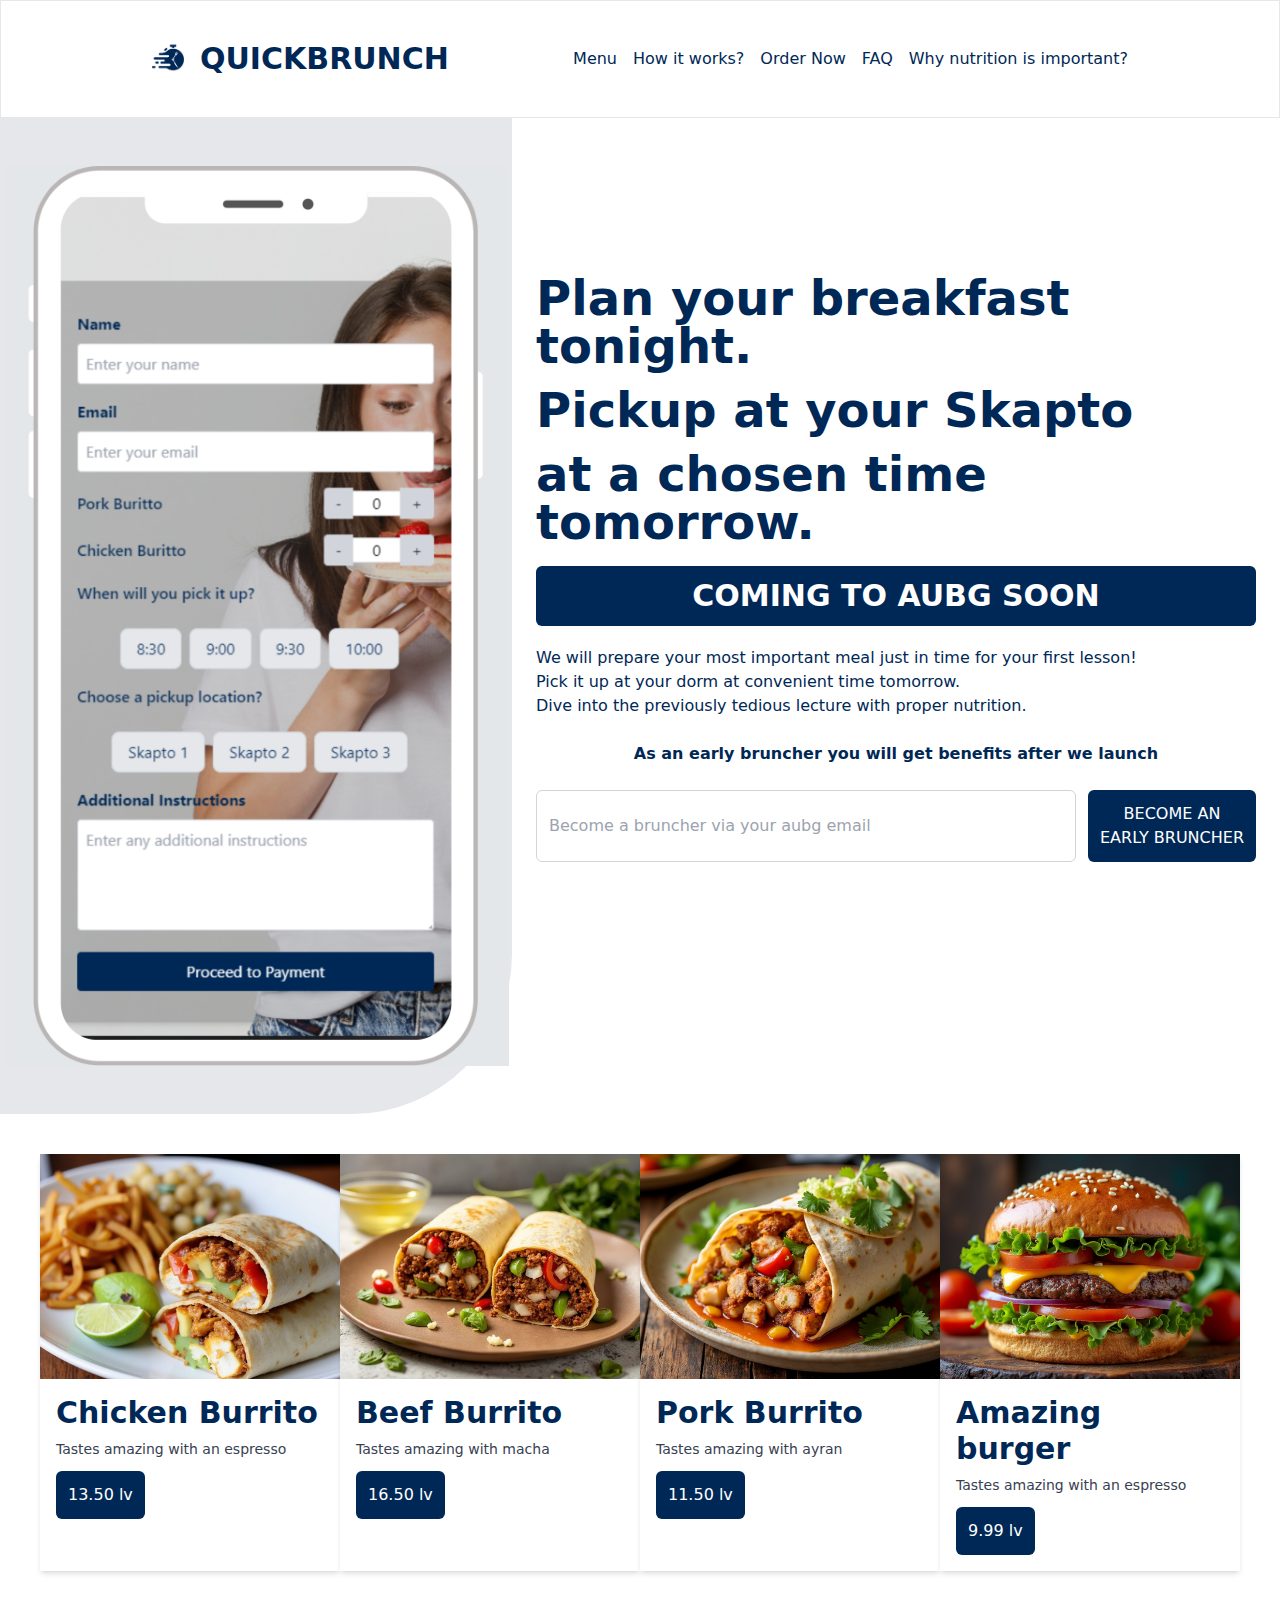
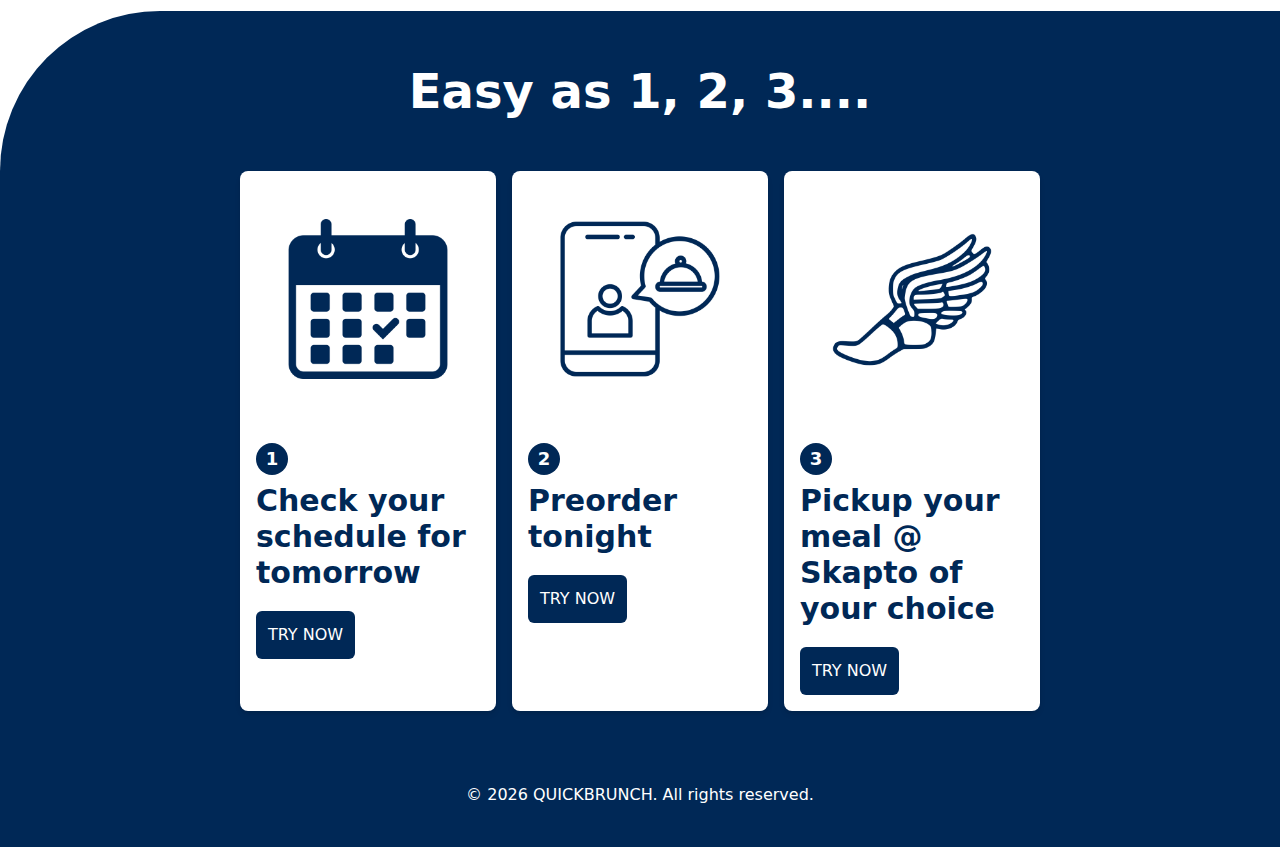
<file: index.html>
<!DOCTYPE html>
<html lang="en" class="scroll-smooth">

<head>
    <meta charset="UTF-8">
    <meta name="viewport" content="width=device-width, initial-scale=1.0">
    <title>QUICKBRUNCH | Plan your breakfast for tomorrow</title>
    <link rel="stylesheet" href="css/main.css">

    <style>
        .very-rounded-br {
            border-radius: 0 0 10rem 0;
        }

        .very-rounded-tl {
            border-radius: 10rem 0 0 0;
        }

        .selected {
            background-color: #002856;
            /* Tailwind blue-600 */
            color: white;
            border-color: #002856;
        }

        .bg-svg {
            background-image: url('happy.jpg');
            background-size: cover;
            /* Adjust as needed */
            background-position: left;
            /* Center the SVG */
            background-repeat: no-repeat;
            /* Prevent the SVG from repeating */
            background-attachment: fixed;
            /* Keep the background in place during scroll */
        }
    </style>
</head>

<body>
    <nav class="fixed md:relative top-0 left-0 w-full bg-white text-mainColor p-10 px-4 z-10 border border-b-1">
        <div class="container mx-auto flex justify-between items-center">
            <!-- Logo -->
            <div class="flex flex-wrap text-2xl md:text-3xl gap-4 font-bold">
                <img src="logo.png" class="h-8 hidden md:block" alt="">
                <a href="index.html">QUICKBRUNCH</a>
            </div>

            <!-- Hamburger Menu -->
            <div class="block lg:hidden flex flex-wrap">
                <a href="#how-it-works" class="hover:text-gray-400 sm:mr-3">How does it work?</a>
                <button class="focus:outline-none" id="menu-btn">
                    <svg class="w-6 h-6" fill="none" stroke="currentColor" viewBox="0 0 24 24"
                        xmlns="http://www.w3.org/2000/svg">
                        <path stroke-linecap="round" stroke-linejoin="round" stroke-width="2"
                            d="M4 6h16M4 12h16m-7 6h7"></path>
                    </svg>
                </button>
            </div>

            <!-- Menu -->
            <div class="hidden lg:flex space-x-4" id="menu">
                <a href="#quickbrunch-menu" class="hover:text-mainColor">Menu</a>
                <a href="#how-it-works" class="hover:text-mainColor">How it works?</a>
                <a href="order.html" class="hover:text-mainColor">Order Now</a>
                <a href="#" class="hover:text-mainColor">FAQ</a>
                <a href="#" class="hover:text-mainColor">Why nutrition is important?</a>
            </div>
        </div>

        <!-- Mobile Menu -->
        <div class="w-full lg:hidden hidden z-20 mt-10" id="mobile-menu">
            <a href="#quickbrunch-menu" class="block hover:text-mainColor px-4 py-2">Menu</a>
            <a href="#how-it-works" class="block hover:text-mainColor px-4 py-2">How it works?</a>
            <a href="order.html" class="block hover:text-mainColor px-4 py-2">Order Now</a>
            <a href="#" class="block hover:text-mainColor px-4 py-2">FAQ</a>
            <a href="#" class="block hover:text-mainColor px-4 py-2">Why nutrition is important?</a>
        </div>
    </nav>


    <div class="max-h-full flex pt-20 mt-20 md:pt-0 md:mt-0">
        <!-- 40% width section, hidden on mobile -->
        <div class="w-2/5 hidden md:flex bg-gray-200 items-center justify-center rounded-custom-br">
            <!-- Content for the 40% section -->
            <div class="py-12">
                <img src="orderscreen.PNG" alt="orderscreen" class="max-h-screen">
            </div>
        </div>

        <!-- 60% width section, full width on mobile -->
        <div class="lg:h-screen w-full lg:w-3/5 flex items-center justify-center" id="subscribe">
            <div class="max-w-3xl px-6">
                <!-- Headings -->
                <h1 class="text-3xl md:text-5xl font-semibold mb-4 text-mainColor">Plan your breakfast <b>tonight</b>.
                </h1>
                <h1 class="text-3xl md:text-5xl font-semibold mb-4 text-mainColor">Pickup <b>at your</b> Skapto</h1>
                <h1 class="text-3xl md:text-5xl font-semibold mb-5 text-mainColor"><b>at a chosen</b> time tomorrow.
                </h1>
                <h1
                    class="font-bold p-3 mb-5 text-3xl bg-mainColor text-center text-white rounded-md hover:bg-mainColor focus:outline-none focus:ring-2 focus:ring-mainColor w-full">
                    COMING TO AUBG SOON
                </h1>

                <!-- Paragraph -->
                <p class="text-md mb-6 text-mainColor">
                    We will prepare your most important meal just in time for your first lesson!<br>Pick it up at your
                    dorm at convenient time tomorrow.<br>Dive into the previously tedious lecture with proper nutrition.
                </p>

                <p class="text-md mb-6 text-mainColor font-bold text-center">As an early bruncher you will get benefits
                    after we launch</p>

                <!-- Email Form -->
                <form class="flex flex-col sm:flex-row gap-3 justify-center">
                    <input type="email" placeholder="Become a bruncher via your aubg email"
                        class="flex-1 p-3 border border-gray-300 rounded-md focus:outline-none focus:ring-2 focus:ring-mainColor text-mainColor" />
                    <button type="submit"
                        class="p-3 bg-mainColor text-white rounded-md hover:bg-mainColor focus:outline-none focus:ring-2 focus:ring-mainColor">
                        BECOME AN<br>EARLY BRUNCHER
                    </button>
                </form>
            </div>
        </div>

    </div>
    <div class="p-10 mt-10 md:py-0" id="quickbrunch-menu">
        <div
            class="flex flex-wrap w-full bg-white text-mainColor justify-center mt-0 mb-10 lg:mt-10 xl:rounded-full xl:overflow-hidden xl:border xl:border-mainColor">
            <div class="w-1/2 lg:w-1/4 bg-white shadow-md relative">
                <img src="chicken.jpg" alt="Description of the image" class="w-full object-cover">
                <div
                    class="p-4 xl:absolute xl:bottom-10 xl:right-10 bg-customWhiteBrighter xl:ml-10 xl:border xl:border-mainColor">
                    <h3 class="text-3xl font-semibold mb-2">Chicken Burrito</h3>
                    <p class="text-gray-700 text-sm">
                        Tastes amazing with an espresso
                    </p>
                    <button type="button"
                        class="mt-3 p-3 bg-mainColor text-white rounded-md hover:bg-mainColor focus:outline-none focus:ring-2 focus:ring-mainColor">
                        13.50 lv
                    </button>
                </div>
            </div>

            <div class="w-1/2 lg:w-1/4 bg-white shadow-md relative">
                <img src="beef.jpg" alt="Description of the image" class="w-full object-cover">
                <div
                    class="p-4 xl:absolute xl:bottom-10 xl:right-10 bg-customWhiteBrighter xl:ml-10 xl:border xl:border-mainColor">
                    <h3 class="text-3xl font-semibold mb-2">Beef Burrito</h3>
                    <p class="text-gray-700 text-sm">
                        Tastes amazing with macha
                    </p>
                    <button type="button"
                        class="mt-3 p-3 bg-mainColor text-white rounded-md hover:bg-mainColor focus:outline-none focus:ring-2 focus:ring-mainColor">
                        16.50 lv
                    </button>
                </div>
            </div>

            <div class="w-1/2 lg:w-1/4 bg-white shadow-md relative">
                <img src="pork.jpg" alt="Description of the image" class="w-full object-cover">
                <div class="p-4 xl:absolute xl:bottom-10 bg-customWhiteBrighter xl:ml-10 xl:border xl:border-mainColor">
                    <h3 class="text-3xl font-semibold mb-2">Pork Burrito</h3>
                    <p class="text-gray-700 text-sm">
                        Tastes amazing with ayran
                    </p>
                    <button type="button"
                        class="mt-3 p-3 bg-mainColor text-white rounded-md hover:bg-mainColor focus:outline-none focus:ring-2 focus:ring-mainColor">
                        11.50 lv
                    </button>
                </div>
            </div>

            <div class="w-1/2 lg:w-1/4 bg-white shadow-md relative">
                <img src="burger.jpg" alt="Description of the image" class="w-full object-cover">
                <div class="p-4 xl:absolute xl:bottom-10 bg-customWhiteBrighter xl:ml-10 xl:border xl:border-mainColor">
                    <h3 class="text-3xl font-semibold mb-2">Amazing burger</h3>
                    <p class="text-gray-700 text-sm">
                        Tastes amazing with an espresso
                    </p>
                    <button type="button"
                        class="mt-3 p-3 bg-mainColor text-white rounded-md hover:bg-mainColor focus:outline-none focus:ring-2 focus:ring-mainColor">
                        9.99 lv
                    </button>
                </div>
            </div>
        </div>
    </div>

    <div class="flex flex-wrap gap-4 w-full justify-center py-8 bg-mainColor text-mainColor lg:rounded-custom-tl"
        id="how-it-works">
        <div class="w-full text-5xl text-white text-center py-6 pb-10">
            <h1 class="block"><b>Easy as 1, 2, 3....</b></h1>
        </div>
        <!-- Card -->
        <div class="w-full lg:w-1/5 bg-white lg:rounded-lg shadow-md">
            <img src="step1.jpg" alt="Description of the image"
                class="hidden w-full lg:block lg:w-auto p-12 object-cover">
            <div class="p-4 flex flex-wrap text-center justify-center lg:text-left lg:justify-between">
                <div
                    class="bg-mainColor text-white text-lg font-bold rounded-full w-8 h-8 flex items-center justify-center mb-2">
                    1</div>

                <h3 class="text-3xl font-semibold mb-2 w-full">Check your schedule for tomorrow</h3>
                <a href="#subscribe">
                    <button type="button"
                        class="hidden lg:block mt-3 p-3 bg-mainColor text-white rounded-md hover:bg-mainColor focus:outline-none focus:ring-2 focus:ring-mainColor">
                        TRY NOW
                    </button>
                </a>
            </div>
        </div>
        <!-- Card -->
        <div class="w-full lg:w-1/5 bg-white lg:rounded-lg shadow-md">
            <img src="step4.jpg" alt="Description of the image"
                class="hidden w-full lg:block lg:w-auto p-12 object-cover">
            <div class="p-4 flex flex-wrap text-center justify-center lg:text-left lg:justify-between">
                <div
                    class="bg-mainColor text-white text-lg font-bold rounded-full w-8 h-8 flex items-center justify-center mb-2">
                    2</div>

                <h3 class="text-3xl font-semibold mb-2 w-full">Preorder<br class="hidden lg:block" /> tonight</h3>
                <a href="#subscribe">
                    <button type="button"
                        class="hidden lg:block mt-3 p-3 bg-mainColor text-white rounded-md hover:bg-mainColor focus:outline-none focus:ring-2 focus:ring-mainColor">
                        TRY NOW
                    </button>
                </a>
            </div>
        </div>
        <!-- Card -->
        <div class="w-full lg:w-1/5 bg-white lg:rounded-lg shadow-md">
            <img src="step5.jpg" alt="Description of the image"
                class="hidden w-full lg:block lg:w-auto p-12 object-cover">
            <div class="p-4 flex flex-wrap text-center justify-center lg:text-left lg:justify-between">
                <div
                    class="bg-mainColor text-white text-lg font-bold rounded-full w-8 h-8 flex items-center justify-center mb-2">
                    3</div>

                <h3 class="text-3xl font-semibold mb-2 w-full">Pickup your meal @ Skapto of your choice</h3>
                <a href="#subscribe">
                    <button type="button"
                        class="hidden lg:block mt-3 p-3 bg-mainColor text-white rounded-md hover:bg-mainColor focus:outline-none focus:ring-2 focus:ring-mainColor">
                        TRY NOW
                    </button>
                </a>
            </div>
        </div>
    </div>


    <footer class="bg-mainColor text-center text-white flex flex-wrap p-10">
        <div class="justify-center w-full">
            <p>
                &copy; <span id="current-year"></span> QUICKBRUNCH. All rights reserved.
            </p>
        </div>
    </footer>


    <script>
        // JavaScript to update the year automatically
        document.getElementById('current-year').textContent = new Date().getFullYear();
    </script>

    <script>
        const menuBtn = document.getElementById('menu-btn');
        const mobileMenu = document.getElementById('mobile-menu');

        menuBtn.addEventListener('click', () => {
            mobileMenu.classList.toggle('hidden');
        });
    </script>

    <script>
        function increment(id) {
            const input = document.getElementById(id);
            input.value = parseInt(input.value) + 1;
        }

        function decrement(id) {
            const input = document.getElementById(id);
            if (input.value > 0) {
                input.value = parseInt(input.value) - 1;
            }
        }
    </script>
    <script>
        document.querySelectorAll('label.time').forEach(label => {
            label.addEventListener('click', function () {
                // Remove 'selected' class from all labels
                document.querySelectorAll('label.time').forEach(lbl => lbl.classList.remove('selected'));

                // Add 'selected' class to the clicked label
                this.classList.add('selected');

                // Check the associated radio button
                const radioButton = document.getElementById(this.htmlFor);
                radioButton.checked = true;
            });
        });

        document.querySelectorAll('label.place').forEach(label => {
            label.addEventListener('click', function () {
                // Remove 'selected' class from all labels
                document.querySelectorAll('label.place').forEach(lbl => lbl.classList.remove('selected'));

                // Add 'selected' class to the clicked label
                this.classList.add('selected');

                // Check the associated radio button
                const radioButton = document.getElementById(this.htmlFor);
                radioButton.checked = true;
            });
        });
    </script>
</body>

</html>
</file>
<file: css/main.css>
/*
! tailwindcss v3.4.10 | MIT License | https://tailwindcss.com
*/

/*
1. Prevent padding and border from affecting element width. (https://github.com/mozdevs/cssremedy/issues/4)
2. Allow adding a border to an element by just adding a border-width. (https://github.com/tailwindcss/tailwindcss/pull/116)
*/

*,
::before,
::after {
  box-sizing: border-box;
  /* 1 */
  border-width: 0;
  /* 2 */
  border-style: solid;
  /* 2 */
  border-color: #e5e7eb;
  /* 2 */
}

::before,
::after {
  --tw-content: '';
}

/*
1. Use a consistent sensible line-height in all browsers.
2. Prevent adjustments of font size after orientation changes in iOS.
3. Use a more readable tab size.
4. Use the user's configured `sans` font-family by default.
5. Use the user's configured `sans` font-feature-settings by default.
6. Use the user's configured `sans` font-variation-settings by default.
7. Disable tap highlights on iOS
*/

html,
:host {
  line-height: 1.5;
  /* 1 */
  -webkit-text-size-adjust: 100%;
  /* 2 */
  -moz-tab-size: 4;
  /* 3 */
  -o-tab-size: 4;
     tab-size: 4;
  /* 3 */
  font-family: Roboto, ui-sans-serif, system-ui;
  /* 4 */
  font-feature-settings: normal;
  /* 5 */
  font-variation-settings: normal;
  /* 6 */
  -webkit-tap-highlight-color: transparent;
  /* 7 */
}

/*
1. Remove the margin in all browsers.
2. Inherit line-height from `html` so users can set them as a class directly on the `html` element.
*/

body {
  margin: 0;
  /* 1 */
  line-height: inherit;
  /* 2 */
}

/*
1. Add the correct height in Firefox.
2. Correct the inheritance of border color in Firefox. (https://bugzilla.mozilla.org/show_bug.cgi?id=190655)
3. Ensure horizontal rules are visible by default.
*/

hr {
  height: 0;
  /* 1 */
  color: inherit;
  /* 2 */
  border-top-width: 1px;
  /* 3 */
}

/*
Add the correct text decoration in Chrome, Edge, and Safari.
*/

abbr:where([title]) {
  -webkit-text-decoration: underline dotted;
          text-decoration: underline dotted;
}

/*
Remove the default font size and weight for headings.
*/

h1,
h2,
h3,
h4,
h5,
h6 {
  font-size: inherit;
  font-weight: inherit;
}

/*
Reset links to optimize for opt-in styling instead of opt-out.
*/

a {
  color: inherit;
  text-decoration: inherit;
}

/*
Add the correct font weight in Edge and Safari.
*/

b,
strong {
  font-weight: bolder;
}

/*
1. Use the user's configured `mono` font-family by default.
2. Use the user's configured `mono` font-feature-settings by default.
3. Use the user's configured `mono` font-variation-settings by default.
4. Correct the odd `em` font sizing in all browsers.
*/

code,
kbd,
samp,
pre {
  font-family: ui-monospace, SFMono-Regular, Menlo, Monaco, Consolas, "Liberation Mono", "Courier New", monospace;
  /* 1 */
  font-feature-settings: normal;
  /* 2 */
  font-variation-settings: normal;
  /* 3 */
  font-size: 1em;
  /* 4 */
}

/*
Add the correct font size in all browsers.
*/

small {
  font-size: 80%;
}

/*
Prevent `sub` and `sup` elements from affecting the line height in all browsers.
*/

sub,
sup {
  font-size: 75%;
  line-height: 0;
  position: relative;
  vertical-align: baseline;
}

sub {
  bottom: -0.25em;
}

sup {
  top: -0.5em;
}

/*
1. Remove text indentation from table contents in Chrome and Safari. (https://bugs.chromium.org/p/chromium/issues/detail?id=999088, https://bugs.webkit.org/show_bug.cgi?id=201297)
2. Correct table border color inheritance in all Chrome and Safari. (https://bugs.chromium.org/p/chromium/issues/detail?id=935729, https://bugs.webkit.org/show_bug.cgi?id=195016)
3. Remove gaps between table borders by default.
*/

table {
  text-indent: 0;
  /* 1 */
  border-color: inherit;
  /* 2 */
  border-collapse: collapse;
  /* 3 */
}

/*
1. Change the font styles in all browsers.
2. Remove the margin in Firefox and Safari.
3. Remove default padding in all browsers.
*/

button,
input,
optgroup,
select,
textarea {
  font-family: inherit;
  /* 1 */
  font-feature-settings: inherit;
  /* 1 */
  font-variation-settings: inherit;
  /* 1 */
  font-size: 100%;
  /* 1 */
  font-weight: inherit;
  /* 1 */
  line-height: inherit;
  /* 1 */
  letter-spacing: inherit;
  /* 1 */
  color: inherit;
  /* 1 */
  margin: 0;
  /* 2 */
  padding: 0;
  /* 3 */
}

/*
Remove the inheritance of text transform in Edge and Firefox.
*/

button,
select {
  text-transform: none;
}

/*
1. Correct the inability to style clickable types in iOS and Safari.
2. Remove default button styles.
*/

button,
input:where([type='button']),
input:where([type='reset']),
input:where([type='submit']) {
  -webkit-appearance: button;
  /* 1 */
  background-color: transparent;
  /* 2 */
  background-image: none;
  /* 2 */
}

/*
Use the modern Firefox focus style for all focusable elements.
*/

:-moz-focusring {
  outline: auto;
}

/*
Remove the additional `:invalid` styles in Firefox. (https://github.com/mozilla/gecko-dev/blob/2f9eacd9d3d995c937b4251a5557d95d494c9be1/layout/style/res/forms.css#L728-L737)
*/

:-moz-ui-invalid {
  box-shadow: none;
}

/*
Add the correct vertical alignment in Chrome and Firefox.
*/

progress {
  vertical-align: baseline;
}

/*
Correct the cursor style of increment and decrement buttons in Safari.
*/

::-webkit-inner-spin-button,
::-webkit-outer-spin-button {
  height: auto;
}

/*
1. Correct the odd appearance in Chrome and Safari.
2. Correct the outline style in Safari.
*/

[type='search'] {
  -webkit-appearance: textfield;
  /* 1 */
  outline-offset: -2px;
  /* 2 */
}

/*
Remove the inner padding in Chrome and Safari on macOS.
*/

::-webkit-search-decoration {
  -webkit-appearance: none;
}

/*
1. Correct the inability to style clickable types in iOS and Safari.
2. Change font properties to `inherit` in Safari.
*/

::-webkit-file-upload-button {
  -webkit-appearance: button;
  /* 1 */
  font: inherit;
  /* 2 */
}

/*
Add the correct display in Chrome and Safari.
*/

summary {
  display: list-item;
}

/*
Removes the default spacing and border for appropriate elements.
*/

blockquote,
dl,
dd,
h1,
h2,
h3,
h4,
h5,
h6,
hr,
figure,
p,
pre {
  margin: 0;
}

fieldset {
  margin: 0;
  padding: 0;
}

legend {
  padding: 0;
}

ol,
ul,
menu {
  list-style: none;
  margin: 0;
  padding: 0;
}

/*
Reset default styling for dialogs.
*/

dialog {
  padding: 0;
}

/*
Prevent resizing textareas horizontally by default.
*/

textarea {
  resize: vertical;
}

/*
1. Reset the default placeholder opacity in Firefox. (https://github.com/tailwindlabs/tailwindcss/issues/3300)
2. Set the default placeholder color to the user's configured gray 400 color.
*/

input::-moz-placeholder, textarea::-moz-placeholder {
  opacity: 1;
  /* 1 */
  color: #9ca3af;
  /* 2 */
}

input::placeholder,
textarea::placeholder {
  opacity: 1;
  /* 1 */
  color: #9ca3af;
  /* 2 */
}

/*
Set the default cursor for buttons.
*/

button,
[role="button"] {
  cursor: pointer;
}

/*
Make sure disabled buttons don't get the pointer cursor.
*/

:disabled {
  cursor: default;
}

/*
1. Make replaced elements `display: block` by default. (https://github.com/mozdevs/cssremedy/issues/14)
2. Add `vertical-align: middle` to align replaced elements more sensibly by default. (https://github.com/jensimmons/cssremedy/issues/14#issuecomment-634934210)
   This can trigger a poorly considered lint error in some tools but is included by design.
*/

img,
svg,
video,
canvas,
audio,
iframe,
embed,
object {
  display: block;
  /* 1 */
  vertical-align: middle;
  /* 2 */
}

/*
Constrain images and videos to the parent width and preserve their intrinsic aspect ratio. (https://github.com/mozdevs/cssremedy/issues/14)
*/

img,
video {
  max-width: 100%;
  height: auto;
}

/* Make elements with the HTML hidden attribute stay hidden by default */

[hidden] {
  display: none;
}

*, ::before, ::after {
  --tw-border-spacing-x: 0;
  --tw-border-spacing-y: 0;
  --tw-translate-x: 0;
  --tw-translate-y: 0;
  --tw-rotate: 0;
  --tw-skew-x: 0;
  --tw-skew-y: 0;
  --tw-scale-x: 1;
  --tw-scale-y: 1;
  --tw-pan-x:  ;
  --tw-pan-y:  ;
  --tw-pinch-zoom:  ;
  --tw-scroll-snap-strictness: proximity;
  --tw-gradient-from-position:  ;
  --tw-gradient-via-position:  ;
  --tw-gradient-to-position:  ;
  --tw-ordinal:  ;
  --tw-slashed-zero:  ;
  --tw-numeric-figure:  ;
  --tw-numeric-spacing:  ;
  --tw-numeric-fraction:  ;
  --tw-ring-inset:  ;
  --tw-ring-offset-width: 0px;
  --tw-ring-offset-color: #fff;
  --tw-ring-color: rgb(59 130 246 / 0.5);
  --tw-ring-offset-shadow: 0 0 #0000;
  --tw-ring-shadow: 0 0 #0000;
  --tw-shadow: 0 0 #0000;
  --tw-shadow-colored: 0 0 #0000;
  --tw-blur:  ;
  --tw-brightness:  ;
  --tw-contrast:  ;
  --tw-grayscale:  ;
  --tw-hue-rotate:  ;
  --tw-invert:  ;
  --tw-saturate:  ;
  --tw-sepia:  ;
  --tw-drop-shadow:  ;
  --tw-backdrop-blur:  ;
  --tw-backdrop-brightness:  ;
  --tw-backdrop-contrast:  ;
  --tw-backdrop-grayscale:  ;
  --tw-backdrop-hue-rotate:  ;
  --tw-backdrop-invert:  ;
  --tw-backdrop-opacity:  ;
  --tw-backdrop-saturate:  ;
  --tw-backdrop-sepia:  ;
  --tw-contain-size:  ;
  --tw-contain-layout:  ;
  --tw-contain-paint:  ;
  --tw-contain-style:  ;
}

::backdrop {
  --tw-border-spacing-x: 0;
  --tw-border-spacing-y: 0;
  --tw-translate-x: 0;
  --tw-translate-y: 0;
  --tw-rotate: 0;
  --tw-skew-x: 0;
  --tw-skew-y: 0;
  --tw-scale-x: 1;
  --tw-scale-y: 1;
  --tw-pan-x:  ;
  --tw-pan-y:  ;
  --tw-pinch-zoom:  ;
  --tw-scroll-snap-strictness: proximity;
  --tw-gradient-from-position:  ;
  --tw-gradient-via-position:  ;
  --tw-gradient-to-position:  ;
  --tw-ordinal:  ;
  --tw-slashed-zero:  ;
  --tw-numeric-figure:  ;
  --tw-numeric-spacing:  ;
  --tw-numeric-fraction:  ;
  --tw-ring-inset:  ;
  --tw-ring-offset-width: 0px;
  --tw-ring-offset-color: #fff;
  --tw-ring-color: rgb(59 130 246 / 0.5);
  --tw-ring-offset-shadow: 0 0 #0000;
  --tw-ring-shadow: 0 0 #0000;
  --tw-shadow: 0 0 #0000;
  --tw-shadow-colored: 0 0 #0000;
  --tw-blur:  ;
  --tw-brightness:  ;
  --tw-contrast:  ;
  --tw-grayscale:  ;
  --tw-hue-rotate:  ;
  --tw-invert:  ;
  --tw-saturate:  ;
  --tw-sepia:  ;
  --tw-drop-shadow:  ;
  --tw-backdrop-blur:  ;
  --tw-backdrop-brightness:  ;
  --tw-backdrop-contrast:  ;
  --tw-backdrop-grayscale:  ;
  --tw-backdrop-hue-rotate:  ;
  --tw-backdrop-invert:  ;
  --tw-backdrop-opacity:  ;
  --tw-backdrop-saturate:  ;
  --tw-backdrop-sepia:  ;
  --tw-contain-size:  ;
  --tw-contain-layout:  ;
  --tw-contain-paint:  ;
  --tw-contain-style:  ;
}

.container {
  width: 100%;
}

@media (min-width: 480px) {
  .container {
    max-width: 480px;
  }
}

@media (min-width: 768px) {
  .container {
    max-width: 768px;
  }
}

@media (min-width: 976px) {
  .container {
    max-width: 976px;
  }
}

@media (min-width: 1440px) {
  .container {
    max-width: 1440px;
  }
}

.fixed {
  position: fixed;
}

.relative {
  position: relative;
}

.left-0 {
  left: 0px;
}

.top-0 {
  top: 0px;
}

.z-10 {
  z-index: 10;
}

.z-20 {
  z-index: 20;
}

.mx-auto {
  margin-left: auto;
  margin-right: auto;
}

.mb-10 {
  margin-bottom: 2.5rem;
}

.mb-2 {
  margin-bottom: 0.5rem;
}

.mb-4 {
  margin-bottom: 1rem;
}

.mb-5 {
  margin-bottom: 1.25rem;
}

.mb-6 {
  margin-bottom: 1.5rem;
}

.mr-3 {
  margin-right: 0.75rem;
}

.mt-0 {
  margin-top: 0px;
}

.mt-10 {
  margin-top: 2.5rem;
}

.mt-20 {
  margin-top: 5rem;
}

.mt-3 {
  margin-top: 0.75rem;
}

.block {
  display: block;
}

.flex {
  display: flex;
}

.hidden {
  display: none;
}

.h-6 {
  height: 1.5rem;
}

.h-8 {
  height: 2rem;
}

.max-h-full {
  max-height: 100%;
}

.max-h-screen {
  max-height: 100vh;
}

.min-h-screen {
  min-height: 100vh;
}

.w-1\/2 {
  width: 50%;
}

.w-1\/6 {
  width: 16.666667%;
}

.w-2\/5 {
  width: 40%;
}

.w-2\/6 {
  width: 33.333333%;
}

.w-4\/6 {
  width: 66.666667%;
}

.w-6 {
  width: 1.5rem;
}

.w-8 {
  width: 2rem;
}

.w-full {
  width: 100%;
}

.max-w-3xl {
  max-width: 48rem;
}

.max-w-lg {
  max-width: 32rem;
}

.flex-1 {
  flex: 1 1 0%;
}

.cursor-pointer {
  cursor: pointer;
}

.flex-row {
  flex-direction: row;
}

.flex-col {
  flex-direction: column;
}

.flex-wrap {
  flex-wrap: wrap;
}

.items-center {
  align-items: center;
}

.justify-center {
  justify-content: center;
}

.justify-between {
  justify-content: space-between;
}

.gap-3 {
  gap: 0.75rem;
}

.gap-4 {
  gap: 1rem;
}

.space-x-2 > :not([hidden]) ~ :not([hidden]) {
  --tw-space-x-reverse: 0;
  margin-right: calc(0.5rem * var(--tw-space-x-reverse));
  margin-left: calc(0.5rem * calc(1 - var(--tw-space-x-reverse)));
}

.space-x-4 > :not([hidden]) ~ :not([hidden]) {
  --tw-space-x-reverse: 0;
  margin-right: calc(1rem * var(--tw-space-x-reverse));
  margin-left: calc(1rem * calc(1 - var(--tw-space-x-reverse)));
}

.space-y-2 > :not([hidden]) ~ :not([hidden]) {
  --tw-space-y-reverse: 0;
  margin-top: calc(0.5rem * calc(1 - var(--tw-space-y-reverse)));
  margin-bottom: calc(0.5rem * var(--tw-space-y-reverse));
}

.scroll-smooth {
  scroll-behavior: smooth;
}

.rounded {
  border-radius: 0.25rem;
}

.rounded-custom-br {
  border-radius: 0 0 10rem 0;
}

.rounded-full {
  border-radius: 9999px;
}

.rounded-lg {
  border-radius: 0.5rem;
}

.rounded-md {
  border-radius: 0.375rem;
}

.border {
  border-width: 1px;
}

.border-gray-300 {
  --tw-border-opacity: 1;
  border-color: rgb(209 213 219 / var(--tw-border-opacity));
}

.bg-brightRed {
  --tw-bg-opacity: 1;
  background-color: rgb(216 79 79 / var(--tw-bg-opacity));
}

.bg-customWhite {
  background-color: rgba(255, 255, 255, 0.2);
}

.bg-customWhiteBrighter {
  background-color: rgba(255, 255, 255, 0.8);
}

.bg-gray-100 {
  --tw-bg-opacity: 1;
  background-color: rgb(243 244 246 / var(--tw-bg-opacity));
}

.bg-gray-200 {
  --tw-bg-opacity: 1;
  background-color: rgb(229 231 235 / var(--tw-bg-opacity));
}

.bg-mainColor {
  --tw-bg-opacity: 1;
  background-color: rgb(0 40 86 / var(--tw-bg-opacity));
}

.bg-white {
  --tw-bg-opacity: 1;
  background-color: rgb(255 255 255 / var(--tw-bg-opacity));
}

.object-cover {
  -o-object-fit: cover;
     object-fit: cover;
}

.p-10 {
  padding: 2.5rem;
}

.p-12 {
  padding: 3rem;
}

.p-2 {
  padding: 0.5rem;
}

.p-3 {
  padding: 0.75rem;
}

.p-4 {
  padding: 1rem;
}

.p-5 {
  padding: 1.25rem;
}

.p-8 {
  padding: 2rem;
}

.px-0 {
  padding-left: 0px;
  padding-right: 0px;
}

.px-4 {
  padding-left: 1rem;
  padding-right: 1rem;
}

.px-6 {
  padding-left: 1.5rem;
  padding-right: 1.5rem;
}

.py-12 {
  padding-top: 3rem;
  padding-bottom: 3rem;
}

.py-2 {
  padding-top: 0.5rem;
  padding-bottom: 0.5rem;
}

.py-6 {
  padding-top: 1.5rem;
  padding-bottom: 1.5rem;
}

.py-8 {
  padding-top: 2rem;
  padding-bottom: 2rem;
}

.pb-10 {
  padding-bottom: 2.5rem;
}

.pt-20 {
  padding-top: 5rem;
}

.text-center {
  text-align: center;
}

.text-3xl {
  font-size: 1.875rem;
  line-height: 2.25rem;
}

.text-5xl {
  font-size: 3rem;
  line-height: 1;
}

.text-lg {
  font-size: 1.125rem;
  line-height: 1.75rem;
}

.text-sm {
  font-size: 0.875rem;
  line-height: 1.25rem;
}

.text-2xl {
  font-size: 1.5rem;
  line-height: 2rem;
}

.font-bold {
  font-weight: 700;
}

.font-medium {
  font-weight: 500;
}

.font-semibold {
  font-weight: 600;
}

.text-gray-700 {
  --tw-text-opacity: 1;
  color: rgb(55 65 81 / var(--tw-text-opacity));
}

.text-mainColor {
  --tw-text-opacity: 1;
  color: rgb(0 40 86 / var(--tw-text-opacity));
}

.text-white {
  --tw-text-opacity: 1;
  color: rgb(255 255 255 / var(--tw-text-opacity));
}

.shadow-md {
  --tw-shadow: 0 4px 6px -1px rgb(0 0 0 / 0.1), 0 2px 4px -2px rgb(0 0 0 / 0.1);
  --tw-shadow-colored: 0 4px 6px -1px var(--tw-shadow-color), 0 2px 4px -2px var(--tw-shadow-color);
  box-shadow: var(--tw-ring-offset-shadow, 0 0 #0000), var(--tw-ring-shadow, 0 0 #0000), var(--tw-shadow);
}

.hover\:bg-gray-300:hover {
  --tw-bg-opacity: 1;
  background-color: rgb(209 213 219 / var(--tw-bg-opacity));
}

.hover\:bg-mainColor:hover {
  --tw-bg-opacity: 1;
  background-color: rgb(0 40 86 / var(--tw-bg-opacity));
}

.hover\:text-gray-400:hover {
  --tw-text-opacity: 1;
  color: rgb(156 163 175 / var(--tw-text-opacity));
}

.hover\:text-mainColor:hover {
  --tw-text-opacity: 1;
  color: rgb(0 40 86 / var(--tw-text-opacity));
}

.focus\:outline-none:focus {
  outline: 2px solid transparent;
  outline-offset: 2px;
}

.focus\:ring-2:focus {
  --tw-ring-offset-shadow: var(--tw-ring-inset) 0 0 0 var(--tw-ring-offset-width) var(--tw-ring-offset-color);
  --tw-ring-shadow: var(--tw-ring-inset) 0 0 0 calc(2px + var(--tw-ring-offset-width)) var(--tw-ring-color);
  box-shadow: var(--tw-ring-offset-shadow), var(--tw-ring-shadow), var(--tw-shadow, 0 0 #0000);
}

.focus\:ring-blue-500:focus {
  --tw-ring-opacity: 1;
  --tw-ring-color: rgb(59 130 246 / var(--tw-ring-opacity));
}

.focus\:ring-mainColor:focus {
  --tw-ring-opacity: 1;
  --tw-ring-color: rgb(0 40 86 / var(--tw-ring-opacity));
}

@media (min-width: 480px) {
  .sm\:flex-row {
    flex-direction: row;
  }
}

@media (min-width: 768px) {
  .md\:relative {
    position: relative;
  }

  .md\:mt-0 {
    margin-top: 0px;
  }

  .md\:block {
    display: block;
  }

  .md\:flex {
    display: flex;
  }

  .md\:space-y-0 > :not([hidden]) ~ :not([hidden]) {
    --tw-space-y-reverse: 0;
    margin-top: calc(0px * calc(1 - var(--tw-space-y-reverse)));
    margin-bottom: calc(0px * var(--tw-space-y-reverse));
  }

  .md\:py-0 {
    padding-top: 0px;
    padding-bottom: 0px;
  }

  .md\:pt-0 {
    padding-top: 0px;
  }

  .md\:text-5xl {
    font-size: 3rem;
    line-height: 1;
  }

  .md\:text-3xl {
    font-size: 1.875rem;
    line-height: 2.25rem;
  }
}

@media (min-width: 976px) {
  .lg\:mt-10 {
    margin-top: 2.5rem;
  }

  .lg\:block {
    display: block;
  }

  .lg\:flex {
    display: flex;
  }

  .lg\:hidden {
    display: none;
  }

  .lg\:h-screen {
    height: 100vh;
  }

  .lg\:w-1\/4 {
    width: 25%;
  }

  .lg\:w-1\/5 {
    width: 20%;
  }

  .lg\:w-3\/5 {
    width: 60%;
  }

  .lg\:w-auto {
    width: auto;
  }

  .lg\:justify-between {
    justify-content: space-between;
  }

  .lg\:rounded-custom-tl {
    border-radius: 10rem 0 0 0;
  }

  .lg\:rounded-lg {
    border-radius: 0.5rem;
  }

  .lg\:text-left {
    text-align: left;
  }
}

@media (min-width: 1440px) {
  .xl\:absolute {
    position: absolute;
  }

  .xl\:bottom-10 {
    bottom: 2.5rem;
  }

  .xl\:right-10 {
    right: 2.5rem;
  }

  .xl\:ml-10 {
    margin-left: 2.5rem;
  }

  .xl\:overflow-hidden {
    overflow: hidden;
  }

  .xl\:overflow-x-hidden {
    overflow-x: hidden;
  }

  .xl\:rounded-full {
    border-radius: 9999px;
  }

  .xl\:border {
    border-width: 1px;
  }

  .xl\:border-mainColor {
    --tw-border-opacity: 1;
    border-color: rgb(0 40 86 / var(--tw-border-opacity));
  }

  .xl\:py-0 {
    padding-top: 0px;
    padding-bottom: 0px;
  }
}
</file>
